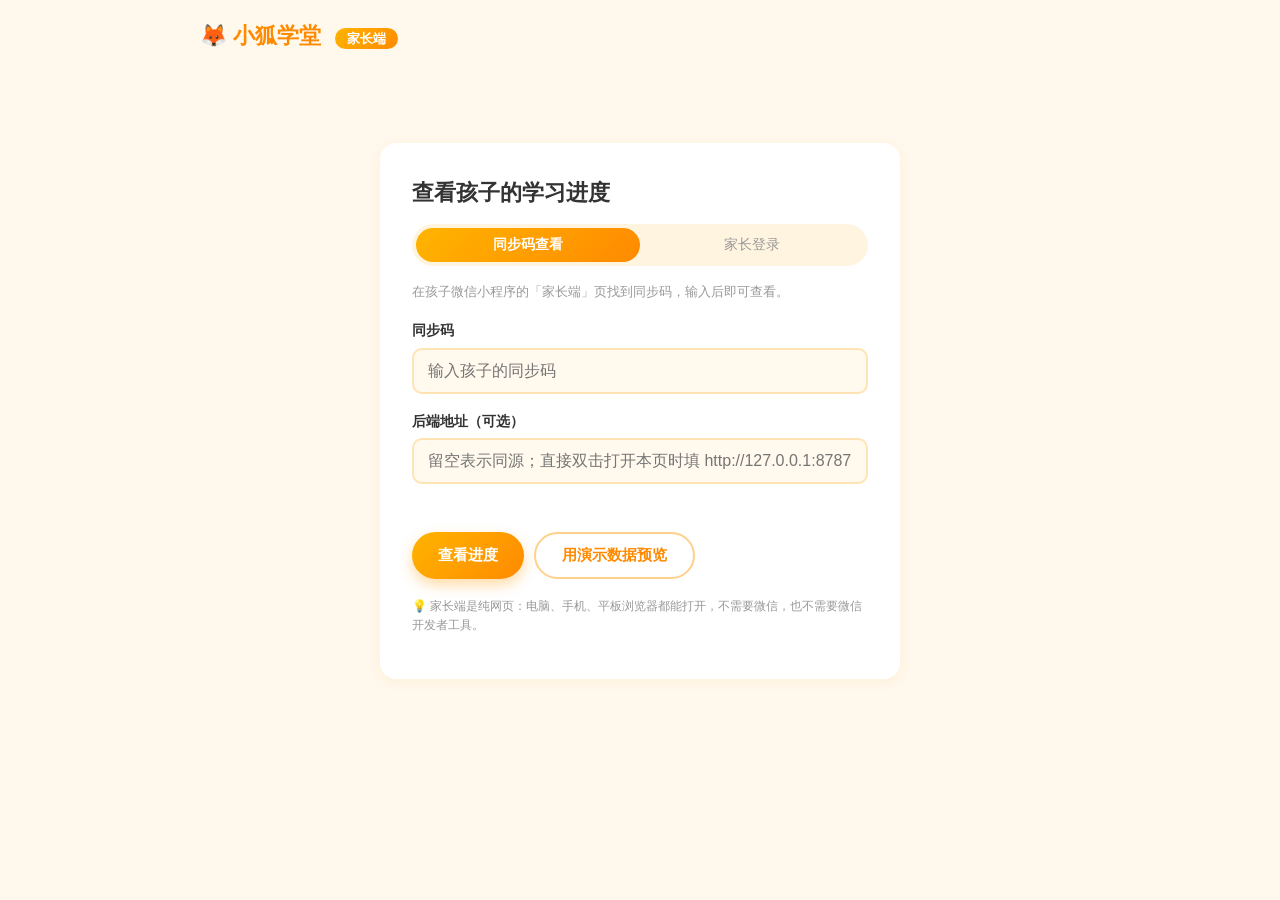
<file: parent-web/index.html>
<!DOCTYPE html>
<html lang="zh-CN">
<head>
  <meta charset="UTF-8">
  <meta name="viewport" content="width=device-width, initial-scale=1.0">
  <title>小狐学堂 · 家长端</title>
  <link rel="stylesheet" href="style.css">
</head>
<body>
  <div class="wrap">
    <header class="topbar">
      <div class="brand">🦊 小狐学堂 <span class="brand-sub">家长端</span></div>
    </header>

    <!-- 登录视图 -->
    <div id="view-login" class="card login-card">
      <h1>查看孩子的学习进度</h1>
      <div class="login-tabs">
        <button class="l-tab on" id="tab-code">同步码查看</button>
        <button class="l-tab" id="tab-account">家长登录</button>
      </div>

      <div id="code-panel">
        <p class="sub">在孩子微信小程序的「家长端」页找到同步码，输入后即可查看。</p>
        <div class="field">
          <label>同步码</label>
          <input id="code-input" placeholder="输入孩子的同步码" maxlength="16">
        </div>
        <div class="field">
          <label>后端地址（可选）</label>
          <input id="api-input" placeholder="留空表示同源；直接双击打开本页时填 http://127.0.0.1:8787">
        </div>
        <div id="err" class="err"></div>
        <div class="btn-row">
          <button id="btn-load" class="btn btn-primary">查看进度</button>
          <button id="btn-demo" class="btn btn-ghost">用演示数据预览</button>
        </div>
      </div>

      <div id="account-panel" style="display:none">
        <div id="auth-form">
          <div class="field">
            <label>手机号</label>
            <input id="login-phone" placeholder="11 位手机号" maxlength="11" inputmode="numeric">
          </div>
          <div class="field">
            <label>密码</label>
            <input id="login-password" type="password" placeholder="至少 6 位">
          </div>
          <div id="auth-err" class="err"></div>
          <div class="btn-row">
            <button id="btn-login" class="btn btn-primary">登 录</button>
            <button id="btn-register" class="btn btn-ghost">注册新账号</button>
          </div>
          <p class="tip">🔐 登录后可创建孩子档案、绑定已有同步码，多台设备都能查看。</p>
        </div>
        <div id="auth-panel" style="display:none">
          <div class="logged-row"><span id="logged-phone" class="sub"></span><button id="btn-logout" class="btn btn-ghost btn-sm">退出</button></div>
          <div class="field">
            <label>绑定已有同步码</label>
            <input id="bind-code" placeholder="输入孩子端显示的同步码" maxlength="16">
            <button id="btn-bind" class="btn btn-primary btn-sm bind-btn">绑 定</button>
          </div>
          <div class="field">
            <label>创建新孩子档案</label>
            <div class="child-create-row">
              <input id="new-child-name" placeholder="孩子昵称，如：小宇" maxlength="12">
              <button id="btn-create-child" class="btn btn-green btn-sm">创建</button>
            </div>
          </div>
          <div id="new-child-code" class="new-code" style="display:none">
            ✅ 已创建！孩子码：<b id="new-code-text"></b>（请到孩子端「家长端」页粘贴）
          </div>
          <div id="my-children" class="my-children"></div>
        </div>
      </div>

      <p class="tip">💡 家长端是纯网页：电脑、手机、平板浏览器都能打开，不需要微信，也不需要微信开发者工具。</p>
    </div>

    <!-- 仪表盘视图 -->
    <div id="view-dash" style="display:none">
      <div class="card dash-head">
        <div>
          <h1 id="child-title">学习进度</h1>
          <div id="child-code" class="sub"></div>
        </div>
        <div class="btn-row">
          <button id="btn-refresh" class="btn btn-ghost btn-sm">🔄 刷新</button>
          <button id="btn-back" class="btn btn-ghost btn-sm">切换孩子</button>
        </div>
      </div>

      <div class="grid4">
        <div class="card stat"><div class="num" id="stat-week">0</div><div class="lbl">本周练习(题)</div></div>
        <div class="card stat"><div class="num" id="stat-acc">--</div><div class="lbl">正确率</div></div>
        <div class="card stat"><div class="num" id="stat-active">0</div><div class="lbl">待复习错题</div></div>
        <div class="card stat"><div class="num" id="stat-mastered">0</div><div class="lbl">已掌握错题</div></div>
      </div>

      <div class="card">
        <h2>最近 7 天练习情况</h2>
        <div id="chart7" class="chart"></div>
      </div>

      <div class="card" id="pet-card" style="display:none">
        <h2>🐣 小鸡成长</h2>
        <div id="petbox"></div>
      </div>

      <div class="card">
        <h2>📚 分科学习概览</h2>
        <div id="subjectbox"></div>
      </div>

      <div class="card">
        <h2>📈 掌握度成长曲线（近 14 天）</h2>
        <div id="trendbox"></div>
        <div class="note">掌握度是长期积累值，比单次正确率更能反映真实进步；曲线平稳上升就是好消息。</div>
      </div>

      <div class="card">
        <h2>各知识点掌握度</h2>
        <div id="masterybox"></div>
      </div>

      <div class="card">
        <h2>错题知识点分布（待复习）</h2>
        <div id="kbox"></div>
      </div>

      <div class="card">
        <h2>错题本</h2>
        <div id="wrongbox"></div>
      </div>

      <div class="card">
        <h2>最近练习记录</h2>
        <div id="recentbox"></div>
      </div>

      <div class="card">
        <h2>🦊 小狐老师给家长的悄悄话</h2>
        <div id="child-stars" class="stars-line" style="display:none"></div>
        <div id="scriptbox"></div>
      </div>

      <div class="card" id="camp-card" style="display:none">
        <h2>🎯 查漏补缺训练营</h2>
        <div id="campbox"></div>
      </div>

      <p class="foot">数据来自孩子小程序同步 · 小狐学堂家长端</p>
    </div>
  </div>
  <script src="app.js"></script>
</body>
</html>
</file>
<file: parent-web/style.css>
/* 家长端样式：与小程序一致的暖色系 */
* { box-sizing: border-box; }

body {
  margin: 0;
  background: #FFF8EC;
  font-family: -apple-system, BlinkMacSystemFont, 'PingFang SC', 'Hiragino Sans GB', 'Microsoft YaHei', sans-serif;
  color: #333;
  font-size: 15px;
  line-height: 1.6;
}

.wrap {
  max-width: 920px;
  margin: 0 auto;
  padding: 0 16px 40px;
}

.topbar {
  display: flex;
  align-items: center;
  padding: 18px 4px;
}

.brand {
  font-size: 22px;
  font-weight: 800;
  color: #FF8A00;
}

.brand-sub {
  font-size: 13px;
  font-weight: 600;
  color: #fff;
  background: linear-gradient(135deg, #FFB400, #FF8A00);
  border-radius: 999px;
  padding: 3px 12px;
  margin-left: 8px;
}

h1 { font-size: 22px; margin: 0 0 6px; }
h2 { font-size: 17px; margin: 0 0 14px; color: #444; }
.sub { color: #999; font-size: 13px; }

.card {
  background: #fff;
  border-radius: 16px;
  padding: 20px;
  margin-bottom: 16px;
  box-shadow: 0 3px 14px rgba(255, 159, 28, 0.08);
}

/* 登录视图 */
.login-card { max-width: 520px; margin: 8vh auto 0; padding: 32px; }
.field { margin: 16px 0; }
.field label { display: block; font-weight: 700; margin-bottom: 6px; font-size: 14px; }
.field input {
  width: 100%;
  padding: 12px 14px;
  border: 2px solid #FFE3B3;
  border-radius: 10px;
  font-size: 16px;
  background: #FFF9EE;
  outline: none;
}
.field input:focus { border-color: #FFB400; }
.err { color: #FF6B6B; font-size: 13px; margin: 8px 0; min-height: 18px; }
.tip { color: #999; font-size: 12px; margin-top: 18px; }

.login-tabs { display: flex; background: #FFF4E0; border-radius: 999px; padding: 4px; margin: 14px 0 16px; }
.l-tab { flex: 1; border: none; background: transparent; border-radius: 999px; padding: 8px 0; font-size: 14px; color: #999; cursor: pointer; font-family: inherit; }
.l-tab.on { background: linear-gradient(135deg, #FFB400, #FF8A00); color: #fff; font-weight: 800; }
.logged-row { display: flex; justify-content: space-between; align-items: center; margin-bottom: 12px; }
.bind-btn { margin-top: 8px; }
.child-create-row { display: flex; gap: 8px; }
.child-create-row input { flex: 1; }
.new-code {
  background: #E8F8F2;
  border-radius: 10px;
  padding: 10px 14px;
  font-size: 13px;
  color: #14A98C;
  margin-bottom: 10px;
}
.my-children { display: flex; flex-direction: column; gap: 8px; }
.child-item {
  display: flex;
  justify-content: space-between;
  align-items: center;
  background: #FFF9EE;
  border: 1px solid #FFE9C0;
  border-radius: 10px;
  padding: 10px 14px;
  cursor: pointer;
}
.child-item:hover { border-color: #FFB400; }
.child-name { font-weight: 700; font-size: 14px; }
.child-code { font-size: 12px; color: #999; }

.btn {
  border: none;
  border-radius: 999px;
  padding: 12px 26px;
  font-size: 15px;
  font-weight: 700;
  cursor: pointer;
  font-family: inherit;
}
.btn:active { transform: scale(0.97); }
.btn-primary {
  background: linear-gradient(135deg, #FFB400, #FF8A00);
  color: #fff;
  box-shadow: 0 6px 14px rgba(255, 154, 0, 0.35);
}
.btn-ghost {
  background: #fff;
  color: #FF8A00;
  border: 2px solid #FFD08A;
}
.btn-sm { padding: 8px 18px; font-size: 13px; }
.btn-row { display: flex; gap: 10px; margin-top: 14px; flex-wrap: wrap; }

/* 仪表盘 */
.dash-head { display: flex; justify-content: space-between; align-items: center; flex-wrap: wrap; gap: 10px; }

.grid4 { display: grid; grid-template-columns: repeat(4, 1fr); gap: 12px; }
.stat { text-align: center; margin-bottom: 12px; }
.stat .num { font-size: 32px; font-weight: 800; color: #FF8A00; }
.stat .lbl { font-size: 12px; color: #999; }
@media (max-width: 640px) {
  .grid4 { grid-template-columns: repeat(2, 1fr); }
}

.chart {
  display: flex;
  align-items: flex-end;
  justify-content: space-between;
  padding-top: 14px;
  min-height: 200px;
}
.bar-col { display: flex; flex-direction: column; align-items: center; width: 13%; }
.bar-count { font-size: 12px; color: #999; margin-bottom: 4px; }
.bar { width: 32px; background: linear-gradient(180deg, #FFC53D, #FF9F1C); border-radius: 8px 8px 0 0; }
.bar-label { font-size: 12px; color: #999; margin-top: 6px; }

.krow { display: flex; align-items: center; margin-bottom: 12px; }
.kname { width: 180px; font-size: 13px; color: #555; flex-shrink: 0; overflow: hidden; text-overflow: ellipsis; white-space: nowrap; }
.ktrack { flex: 1; height: 20px; background: #FFF1DC; border-radius: 999px; overflow: hidden; }
.kfill { height: 100%; background: linear-gradient(90deg, #FFC53D, #FF8A00); border-radius: 999px; }
.kfill.good { background: linear-gradient(90deg, #35D0AA, #14A98C); }
.kfill.mid { background: linear-gradient(90deg, #FFC53D, #FF9F1C); }
.kfill.weak { background: linear-gradient(90deg, #FF9E9E, #FF6B6B); }
.copy-btn { margin-top: 10px; }
.kcount { width: 60px; text-align: right; font-size: 13px; color: #FF8A00; font-weight: 700; flex-shrink: 0; }

.wrong-item {
  border: 1px solid #FFEFD3;
  border-radius: 12px;
  padding: 14px 16px;
  margin-bottom: 12px;
}
.wrong-item.mastered { opacity: 0.7; }
.w-top { display: flex; justify-content: space-between; align-items: center; margin-bottom: 8px; gap: 6px; flex-wrap: wrap; }
.w-err { background: #FFE9E3; color: #E05B4D; font-size: 12px; border-radius: 999px; padding: 2px 10px; }
.tag {
  background: #FFF4E0;
  color: #FF8A00;
  font-size: 12px;
  padding: 2px 12px;
  border-radius: 999px;
}
.w-times { font-size: 12px; color: #999; }
.w-problem { font-weight: 700; margin-bottom: 6px; }
.w-ans { font-size: 13px; }
.w-ans.bad { color: #FF6B6B; text-decoration: line-through; }
.w-ans.good { color: #14A98C; }

.rec-row {
  display: flex;
  align-items: center;
  padding: 8px 0;
  border-bottom: 1px dashed #FFE9C9;
  font-size: 13px;
}
.rec-row:last-child { border-bottom: none; }
.rec-ok { font-weight: 700; width: 64px; }
.rec-ok.ok { color: #14A98C; }
.rec-ok.no { color: #FF6B6B; }
.rec-k { flex: 1; color: #555; }
.rec-t { color: #999; }

.empty { text-align: center; color: #999; padding: 20px 0; }
.foot { text-align: center; color: #bbb; font-size: 12px; margin-top: 20px; }

.script-item {
  border: 1px solid #FFEFD3;
  border-radius: 12px;
  padding: 12px 14px;
  margin-bottom: 10px;
}
.script-problem { font-weight: 700; font-size: 13px; margin-bottom: 6px; }
.script-q { color: #3A7BFF; font-size: 13px; margin-bottom: 6px; }
.script-a { color: #888; font-size: 12px; line-height: 1.7; }
.script-tip {
  background: #FFF4E0;
  border-radius: 10px;
  padding: 10px 14px;
  font-size: 12px;
  color: #B26A00;
  line-height: 1.7;
}
.stars-line {
  background: linear-gradient(135deg, #FFF3D6, #FFE9C0);
  border-radius: 10px;
  padding: 8px 14px;
  font-size: 13px;
  font-weight: 700;
  color: #B26A00;
  margin-bottom: 10px;
}
.script-sign { text-align: right; color: #b0a284; font-size: 12px; margin-top: 8px; }

/* 训练营卡 */
.camp-line { display: flex; justify-content: space-between; align-items: center; font-size: 14px; color: #444; padding: 6px 0; border-bottom: 1px dashed #EFE6D8; }
.camp-line:last-of-type { border-bottom: none; }
.camp-k { font-weight: 700; }
.camp-s { color: #999; font-size: 12px; }
.report-text { background: #FFF9EE; border-radius: 10px; padding: 10px 12px; color: #7A5A00; font-size: 13px; line-height: 1.8; margin-bottom: 8px; }
.script-box { background: #F2ECFF; border-radius: 10px; padding: 10px 12px; color: #5A3FA0; font-size: 13px; line-height: 1.8; margin-bottom: 8px; }

/* 分科掌握度分组标题 */
.subj-head { font-weight: 800; color: #B26A00; font-size: 13px; margin: 10px 0 4px; padding-left: 2px; }
</file>
